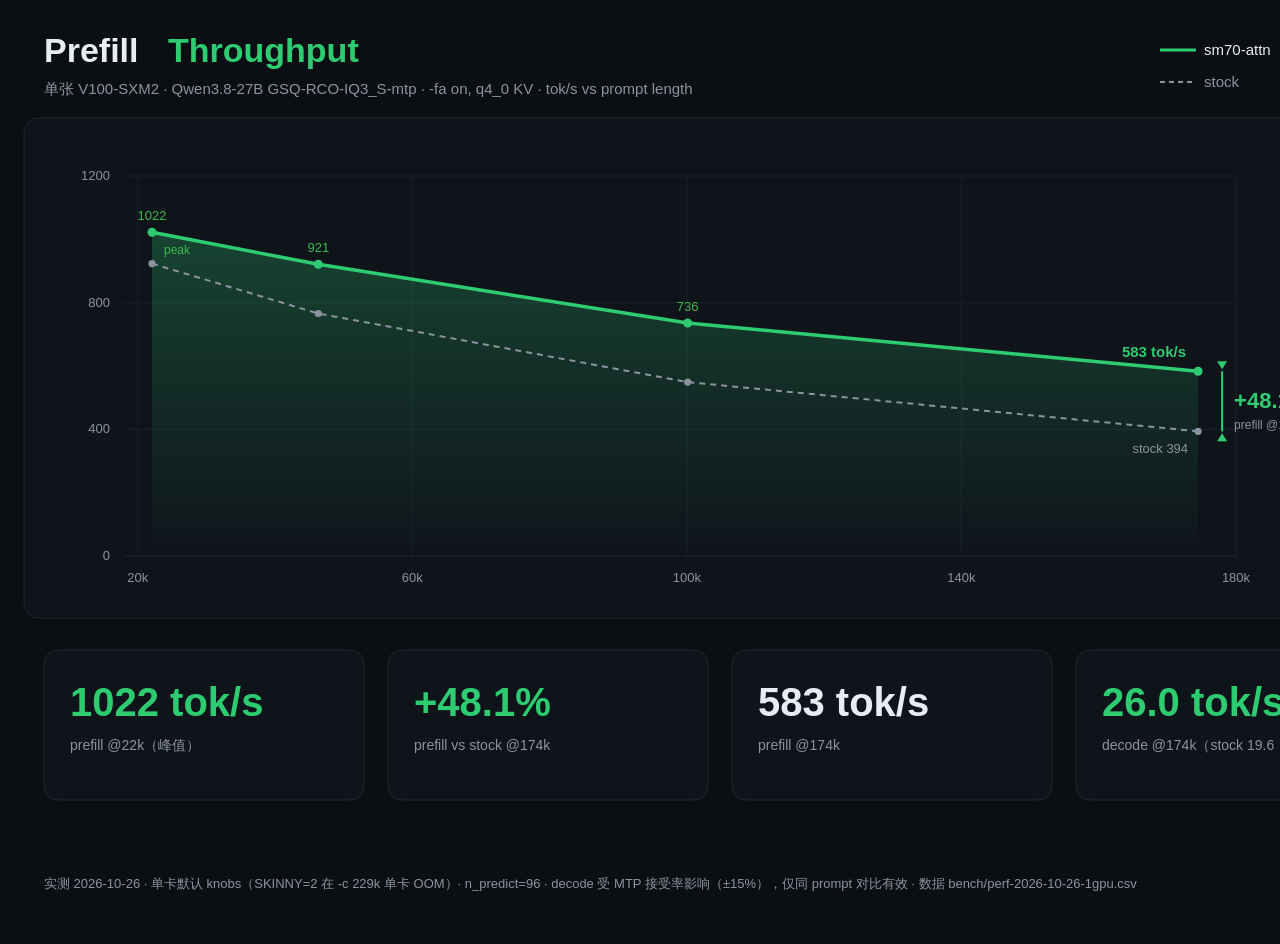
<file: bench/sm70-attn-perf-1gpu.html>
<!doctype html><html><head><meta charset="utf-8"><title>sm70-attn prefill throughput</title><style>html,body{margin:0;padding:0;background:#0b0f14}</style></head><body><svg xmlns="http://www.w3.org/2000/svg" width="1400" height="940" viewBox="0 0 1400 940" font-family="Segoe UI, Roboto, Helvetica Neue, Arial, sans-serif">
<defs>
<linearGradient id="fade" x1="0" y1="0" x2="0" y2="1"><stop offset="0%" stop-color="#2ecc71" stop-opacity="0.26"/><stop offset="100%" stop-color="#2ecc71" stop-opacity="0.0"/></linearGradient>
</defs>
<rect width="1400" height="940" fill="#0b0f14"/>
<text x="44" y="62" font-size="34" font-weight="700" fill="#e6edf3">Prefill</text>
<text x="168" y="62" font-size="34" font-weight="700" fill="#2ecc71">Throughput</text>
<text x="44" y="94" font-size="15" fill="#8b949e">单张 V100-SXM2 · Qwen3.8-27B GSQ-RCO-IQ3_S-mtp · -fa on, q4_0 KV · tok/s vs prompt length</text>
<line x1="1160" y1="50" x2="1196" y2="50" stroke="#2ecc71" stroke-width="3"/>
<text x="1204" y="55" font-size="15" fill="#e6edf3">sm70-attn</text>
<line x1="1160" y1="82" x2="1196" y2="82" stroke="#8b949e" stroke-width="2" stroke-dasharray="5 4"/>
<text x="1204" y="87" font-size="15" fill="#8b949e">stock</text>
<rect x="24" y="118" width="1352" height="500" rx="14" fill="#0f141b" stroke="#1f262e"/>
<line x1="124" y1="556.0" x2="1236" y2="556.0" stroke="#1b222b"/>
<text x="110" y="560.0" font-size="13" fill="#8b949e" text-anchor="end">0</text>
<line x1="124" y1="429.3" x2="1236" y2="429.3" stroke="#1b222b"/>
<text x="110" y="433.3" font-size="13" fill="#8b949e" text-anchor="end">400</text>
<line x1="124" y1="302.7" x2="1236" y2="302.7" stroke="#1b222b"/>
<text x="110" y="306.7" font-size="13" fill="#8b949e" text-anchor="end">800</text>
<line x1="124" y1="176.0" x2="1236" y2="176.0" stroke="#1b222b"/>
<text x="110" y="180.0" font-size="13" fill="#8b949e" text-anchor="end">1200</text>
<line x1="137.7" y1="176" x2="137.7" y2="556" stroke="#1b222b"/>
<text x="137.7" y="582" font-size="13" fill="#8b949e" text-anchor="middle">20k</text>
<line x1="412.3" y1="176" x2="412.3" y2="556" stroke="#1b222b"/>
<text x="412.3" y="582" font-size="13" fill="#8b949e" text-anchor="middle">60k</text>
<line x1="686.9" y1="176" x2="686.9" y2="556" stroke="#1b222b"/>
<text x="686.9" y="582" font-size="13" fill="#8b949e" text-anchor="middle">100k</text>
<line x1="961.4" y1="176" x2="961.4" y2="556" stroke="#1b222b"/>
<text x="961.4" y="582" font-size="13" fill="#8b949e" text-anchor="middle">140k</text>
<line x1="1236.0" y1="176" x2="1236.0" y2="556" stroke="#1b222b"/>
<text x="1236.0" y="582" font-size="13" fill="#8b949e" text-anchor="middle">180k</text>
<polygon points="152.0,556.0 152.0,232.3 318.3,264.3 687.7,323.0 1198.1,371.3 1198.1,556.0" fill="url(#fade)"/>
<polyline points="152.0,232.3 318.3,264.3 687.7,323.0 1198.1,371.3" fill="none" stroke="#2ecc71" stroke-width="3.5" stroke-linejoin="round" stroke-linecap="round"/>
<circle cx="152.0" cy="232.3" r="4.5" fill="#2ecc71"/>
<circle cx="318.3" cy="264.3" r="4.5" fill="#2ecc71"/>
<circle cx="687.7" cy="323.0" r="4.5" fill="#2ecc71"/>
<circle cx="1198.1" cy="371.3" r="4.5" fill="#2ecc71"/>
<polyline points="152.0,263.6 318.3,313.5 687.7,382.1 1198.1,431.3" fill="none" stroke="#8b949e" stroke-width="2" stroke-dasharray="6 5" stroke-linejoin="round"/>
<circle cx="152.0" cy="263.6" r="3.6" fill="#8b949e"/>
<circle cx="318.3" cy="313.5" r="3.6" fill="#8b949e"/>
<circle cx="687.7" cy="382.1" r="3.6" fill="#8b949e"/>
<circle cx="1198.1" cy="431.3" r="3.6" fill="#8b949e"/>
<text x="152.0" y="220.3" font-size="13" fill="#3fb950" text-anchor="middle">1022</text>
<text x="318.3" y="252.3" font-size="13" fill="#3fb950" text-anchor="middle">921</text>
<text x="687.7" y="311.0" font-size="13" fill="#3fb950" text-anchor="middle">736</text>
<line x1="1222.1" y1="371.3" x2="1222.1" y2="431.3" stroke="#2ecc71" stroke-width="2"/>
<path d="M 1222.1 369.3 l -5 -8 l 10 0 z" fill="#2ecc71"/>
<path d="M 1222.1 433.3 l -5 8 l 10 0 z" fill="#2ecc71"/>
<text x="1186.1" y="357.3" font-size="15" font-weight="700" fill="#2ecc71" text-anchor="end">583 tok/s</text>
<text x="1188.1" y="453.3" font-size="13" fill="#8b949e" text-anchor="end">stock 394</text>
<text x="1234.1" y="408.3" font-size="22" font-weight="700" fill="#2ecc71">+48.1%</text>
<text x="1234.1" y="429.3" font-size="12" fill="#8b949e">prefill @174k</text>
<text x="164.0" y="254.3" font-size="12" fill="#3fb950">peak</text>
<rect x="44" y="650" width="320" height="150" rx="14" fill="#0f141b" stroke="#1f262e"/>
<text x="70" y="716" font-size="40" font-weight="700" fill="#2ecc71">1022 tok/s</text>
<text x="70" y="750" font-size="14" fill="#8b949e">prefill @22k（峰值）</text>
<rect x="388" y="650" width="320" height="150" rx="14" fill="#0f141b" stroke="#1f262e"/>
<text x="414" y="716" font-size="40" font-weight="700" fill="#2ecc71">+48.1%</text>
<text x="414" y="750" font-size="14" fill="#8b949e">prefill vs stock @174k</text>
<rect x="732" y="650" width="320" height="150" rx="14" fill="#0f141b" stroke="#1f262e"/>
<text x="758" y="716" font-size="40" font-weight="700" fill="#e6edf3">583 tok/s</text>
<text x="758" y="750" font-size="14" fill="#8b949e">prefill @174k</text>
<rect x="1076" y="650" width="320" height="150" rx="14" fill="#0f141b" stroke="#1f262e"/>
<text x="1102" y="716" font-size="40" font-weight="700" fill="#2ecc71">26.0 tok/s</text>
<text x="1102" y="750" font-size="14" fill="#8b949e">decode @174k（stock 19.6，+32%）</text>
<text x="44" y="888" font-size="13" fill="#8b949e">实测 2026-10-26 · 单卡默认 knobs（SKINNY=2 在 -c 229k 单卡 OOM）· n_predict=96 · decode 受 MTP 接受率影响（±15%），仅同 prompt 对比有效 · 数据 bench/perf-2026-10-26-1gpu.csv</text>
</svg></body></html>
</file>
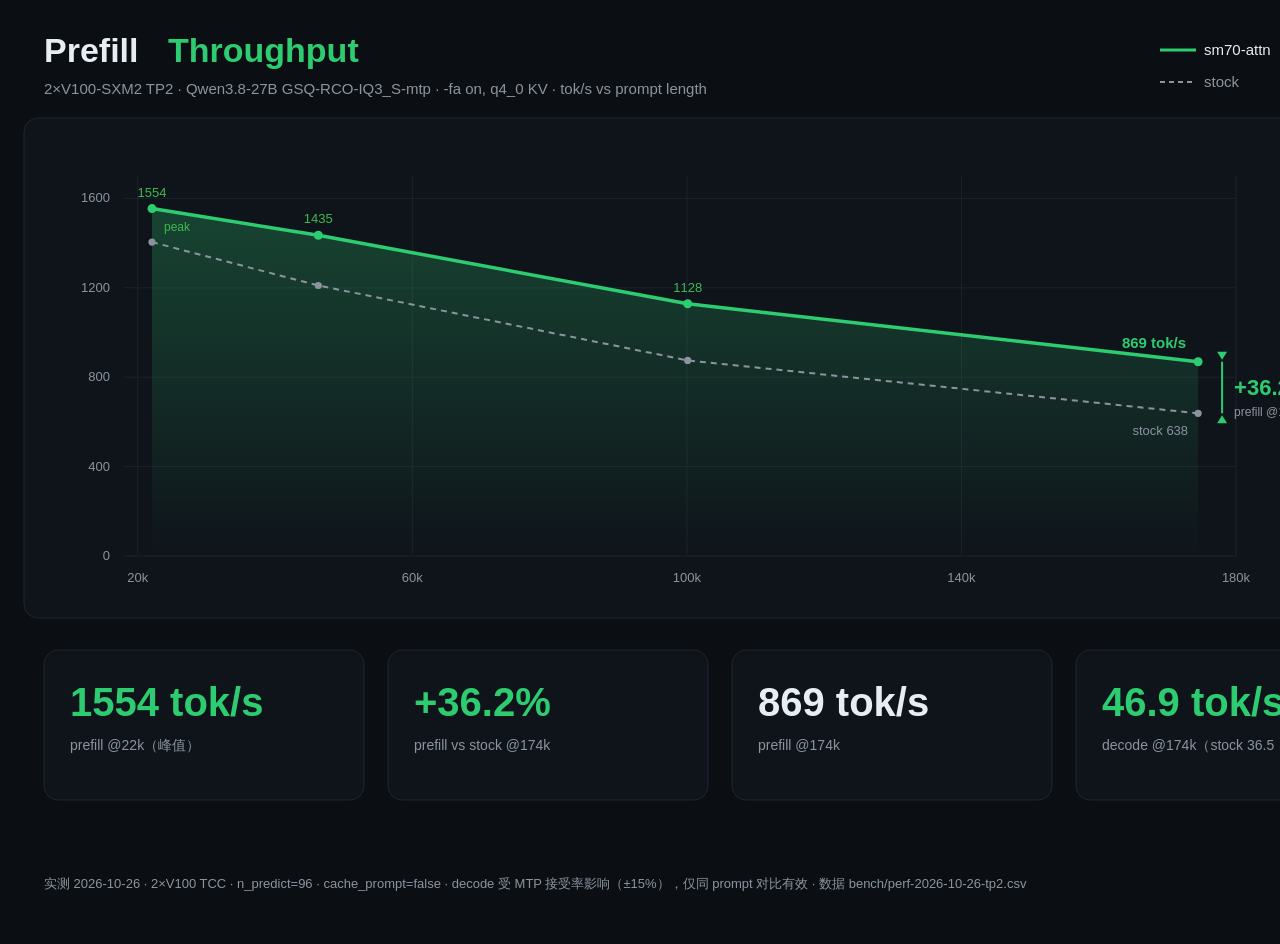
<file: bench/sm70-attn-perf.html>
<!doctype html><html><head><meta charset="utf-8"><title>sm70-attn prefill throughput</title><style>html,body{margin:0;padding:0;background:#0b0f14}</style></head><body><svg xmlns="http://www.w3.org/2000/svg" width="1400" height="940" viewBox="0 0 1400 940" font-family="Segoe UI, Roboto, Helvetica Neue, Arial, sans-serif">
<defs>
<linearGradient id="fade" x1="0" y1="0" x2="0" y2="1"><stop offset="0%" stop-color="#2ecc71" stop-opacity="0.26"/><stop offset="100%" stop-color="#2ecc71" stop-opacity="0.0"/></linearGradient>
</defs>
<rect width="1400" height="940" fill="#0b0f14"/>
<text x="44" y="62" font-size="34" font-weight="700" fill="#e6edf3">Prefill</text>
<text x="168" y="62" font-size="34" font-weight="700" fill="#2ecc71">Throughput</text>
<text x="44" y="94" font-size="15" fill="#8b949e">2×V100-SXM2 TP2 · Qwen3.8-27B GSQ-RCO-IQ3_S-mtp · -fa on, q4_0 KV · tok/s vs prompt length</text>
<line x1="1160" y1="50" x2="1196" y2="50" stroke="#2ecc71" stroke-width="3"/>
<text x="1204" y="55" font-size="15" fill="#e6edf3">sm70-attn</text>
<line x1="1160" y1="82" x2="1196" y2="82" stroke="#8b949e" stroke-width="2" stroke-dasharray="5 4"/>
<text x="1204" y="87" font-size="15" fill="#8b949e">stock</text>
<rect x="24" y="118" width="1352" height="500" rx="14" fill="#0f141b" stroke="#1f262e"/>
<line x1="124" y1="556.0" x2="1236" y2="556.0" stroke="#1b222b"/>
<text x="110" y="560.0" font-size="13" fill="#8b949e" text-anchor="end">0</text>
<line x1="124" y1="466.6" x2="1236" y2="466.6" stroke="#1b222b"/>
<text x="110" y="470.6" font-size="13" fill="#8b949e" text-anchor="end">400</text>
<line x1="124" y1="377.2" x2="1236" y2="377.2" stroke="#1b222b"/>
<text x="110" y="381.2" font-size="13" fill="#8b949e" text-anchor="end">800</text>
<line x1="124" y1="287.8" x2="1236" y2="287.8" stroke="#1b222b"/>
<text x="110" y="291.8" font-size="13" fill="#8b949e" text-anchor="end">1200</text>
<line x1="124" y1="198.4" x2="1236" y2="198.4" stroke="#1b222b"/>
<text x="110" y="202.4" font-size="13" fill="#8b949e" text-anchor="end">1600</text>
<line x1="137.7" y1="176" x2="137.7" y2="556" stroke="#1b222b"/>
<text x="137.7" y="582" font-size="13" fill="#8b949e" text-anchor="middle">20k</text>
<line x1="412.3" y1="176" x2="412.3" y2="556" stroke="#1b222b"/>
<text x="412.3" y="582" font-size="13" fill="#8b949e" text-anchor="middle">60k</text>
<line x1="686.9" y1="176" x2="686.9" y2="556" stroke="#1b222b"/>
<text x="686.9" y="582" font-size="13" fill="#8b949e" text-anchor="middle">100k</text>
<line x1="961.4" y1="176" x2="961.4" y2="556" stroke="#1b222b"/>
<text x="961.4" y="582" font-size="13" fill="#8b949e" text-anchor="middle">140k</text>
<line x1="1236.0" y1="176" x2="1236.0" y2="556" stroke="#1b222b"/>
<text x="1236.0" y="582" font-size="13" fill="#8b949e" text-anchor="middle">180k</text>
<polygon points="152.0,556.0 152.0,208.6 318.3,235.2 687.7,303.8 1198.1,361.7 1198.1,556.0" fill="url(#fade)"/>
<polyline points="152.0,208.6 318.3,235.2 687.7,303.8 1198.1,361.7" fill="none" stroke="#2ecc71" stroke-width="3.5" stroke-linejoin="round" stroke-linecap="round"/>
<circle cx="152.0" cy="208.6" r="4.5" fill="#2ecc71"/>
<circle cx="318.3" cy="235.2" r="4.5" fill="#2ecc71"/>
<circle cx="687.7" cy="303.8" r="4.5" fill="#2ecc71"/>
<circle cx="1198.1" cy="361.7" r="4.5" fill="#2ecc71"/>
<polyline points="152.0,242.1 318.3,285.5 687.7,360.4 1198.1,413.3" fill="none" stroke="#8b949e" stroke-width="2" stroke-dasharray="6 5" stroke-linejoin="round"/>
<circle cx="152.0" cy="242.1" r="3.6" fill="#8b949e"/>
<circle cx="318.3" cy="285.5" r="3.6" fill="#8b949e"/>
<circle cx="687.7" cy="360.4" r="3.6" fill="#8b949e"/>
<circle cx="1198.1" cy="413.3" r="3.6" fill="#8b949e"/>
<text x="152.0" y="196.6" font-size="13" fill="#3fb950" text-anchor="middle">1554</text>
<text x="318.3" y="223.2" font-size="13" fill="#3fb950" text-anchor="middle">1435</text>
<text x="687.7" y="291.8" font-size="13" fill="#3fb950" text-anchor="middle">1128</text>
<line x1="1222.1" y1="361.7" x2="1222.1" y2="413.3" stroke="#2ecc71" stroke-width="2"/>
<path d="M 1222.1 359.7 l -5 -8 l 10 0 z" fill="#2ecc71"/>
<path d="M 1222.1 415.3 l -5 8 l 10 0 z" fill="#2ecc71"/>
<text x="1186.1" y="347.7" font-size="15" font-weight="700" fill="#2ecc71" text-anchor="end">869 tok/s</text>
<text x="1188.1" y="435.3" font-size="13" fill="#8b949e" text-anchor="end">stock 638</text>
<text x="1234.1" y="394.5" font-size="22" font-weight="700" fill="#2ecc71">+36.2%</text>
<text x="1234.1" y="415.5" font-size="12" fill="#8b949e">prefill @174k</text>
<text x="164.0" y="230.6" font-size="12" fill="#3fb950">peak</text>
<rect x="44" y="650" width="320" height="150" rx="14" fill="#0f141b" stroke="#1f262e"/>
<text x="70" y="716" font-size="40" font-weight="700" fill="#2ecc71">1554 tok/s</text>
<text x="70" y="750" font-size="14" fill="#8b949e">prefill @22k（峰值）</text>
<rect x="388" y="650" width="320" height="150" rx="14" fill="#0f141b" stroke="#1f262e"/>
<text x="414" y="716" font-size="40" font-weight="700" fill="#2ecc71">+36.2%</text>
<text x="414" y="750" font-size="14" fill="#8b949e">prefill vs stock @174k</text>
<rect x="732" y="650" width="320" height="150" rx="14" fill="#0f141b" stroke="#1f262e"/>
<text x="758" y="716" font-size="40" font-weight="700" fill="#e6edf3">869 tok/s</text>
<text x="758" y="750" font-size="14" fill="#8b949e">prefill @174k</text>
<rect x="1076" y="650" width="320" height="150" rx="14" fill="#0f141b" stroke="#1f262e"/>
<text x="1102" y="716" font-size="40" font-weight="700" fill="#2ecc71">46.9 tok/s</text>
<text x="1102" y="750" font-size="14" fill="#8b949e">decode @174k（stock 36.5，+28%）</text>
<text x="44" y="888" font-size="13" fill="#8b949e">实测 2026-10-26 · 2×V100 TCC · n_predict=96 · cache_prompt=false · decode 受 MTP 接受率影响（±15%），仅同 prompt 对比有效 · 数据 bench/perf-2026-10-26-tp2.csv</text>
</svg></body></html>
</file>
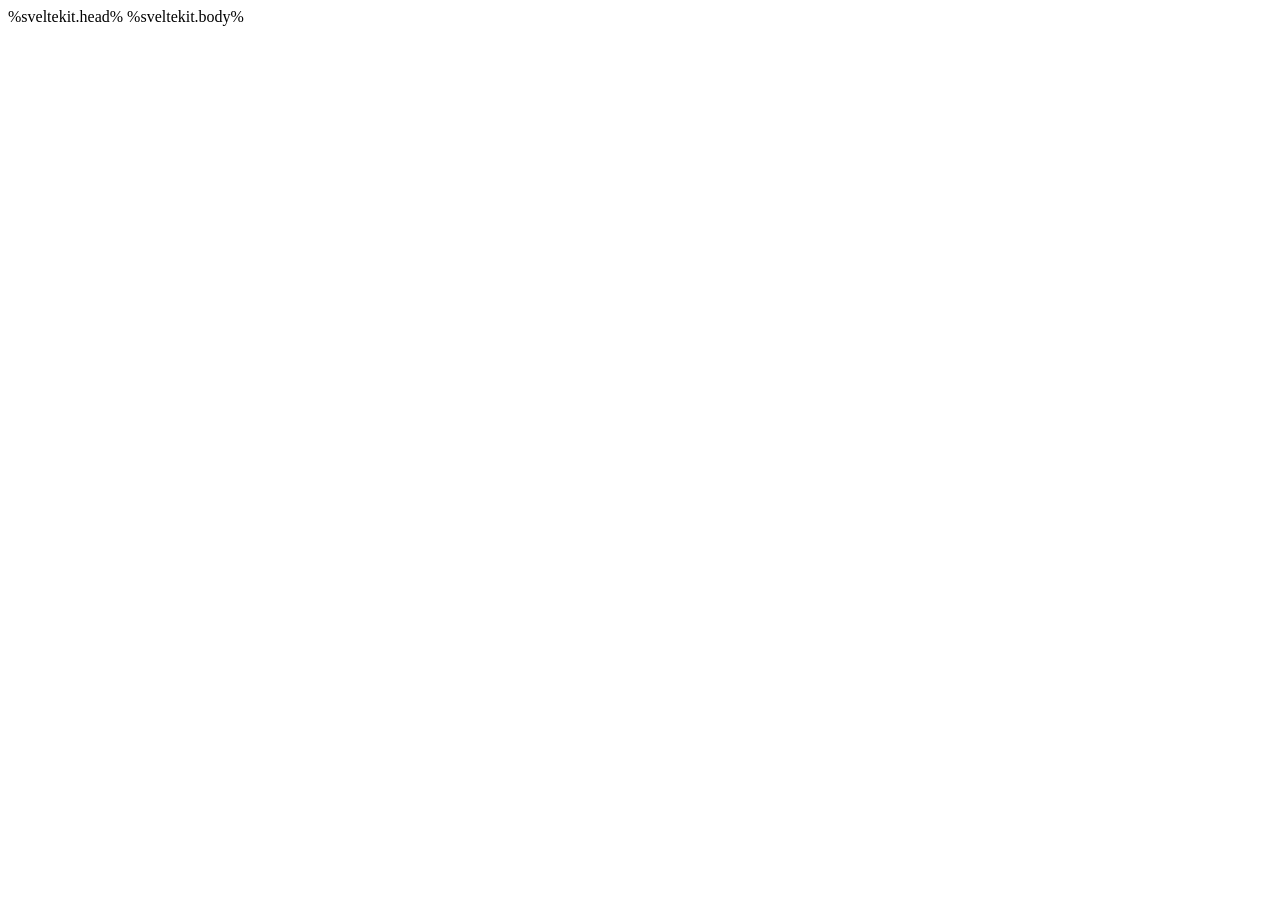
<file: ui/apps/chat/src/app.html>
<!doctype html>
<html lang="en">
	<head>
		<meta charset="utf-8" />

		<link rel="icon" href="favicon.ico" sizes="48x48" />
		<link rel="icon" href="favicon.svg" sizes="any" type="image/svg+xml" />

		<link rel="apple-touch-icon" href="apple-touch-icon-180x180.png" />

		<link rel="manifest" href="./manifest.webmanifest" />

		<meta
			name="viewport"
			content="width=device-width, initial-scale=1, viewport-fit=cover, interactive-widget=resizes-content"
		/>
		%sveltekit.head%
	</head>

	<body data-sveltekit-preload-data="hover">
		<div style="display: contents">%sveltekit.body%</div>
	</body>
</html>
</file>
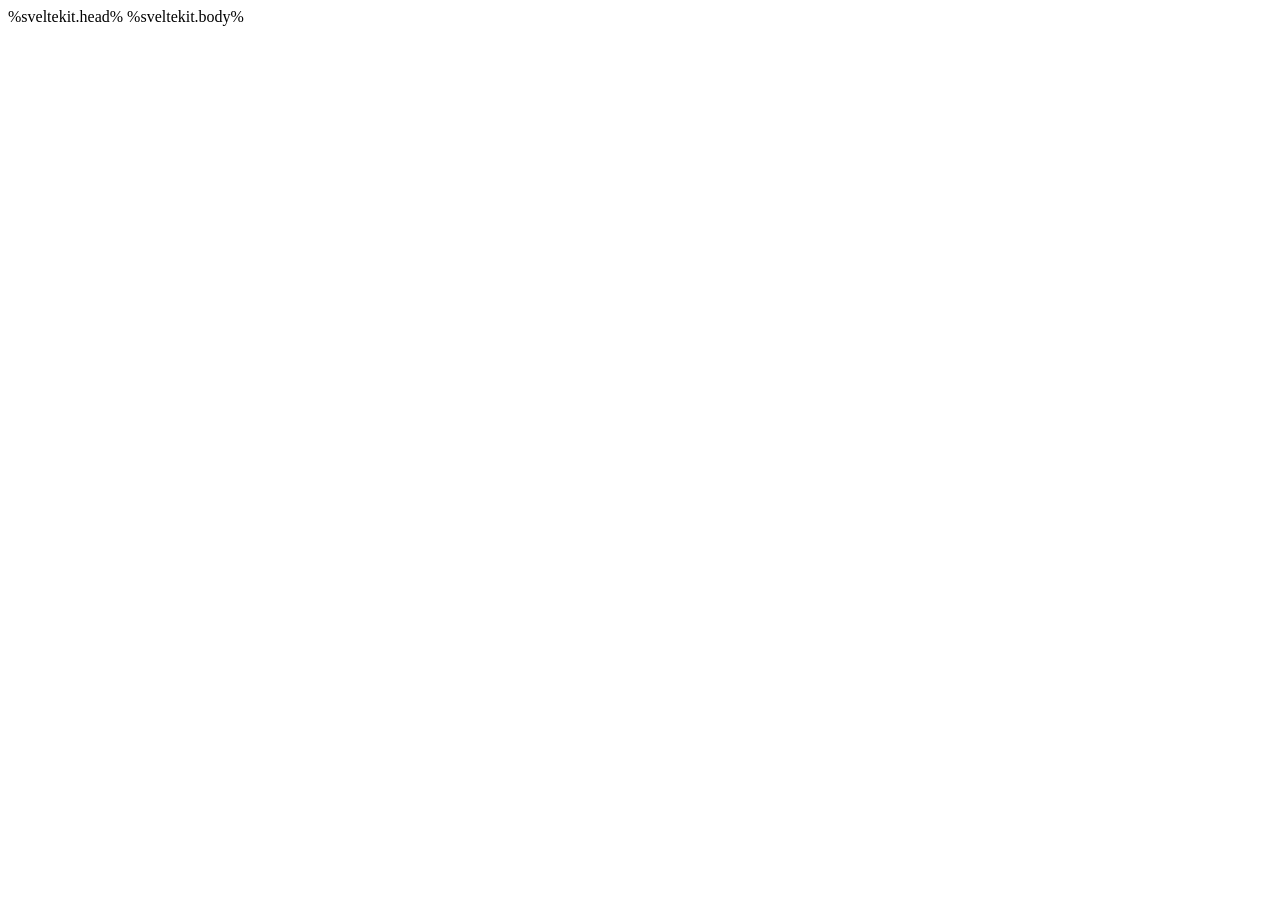
<file: ui/lib/ui/src/app.html>
<!doctype html>
<html lang="en">
  <head>
    <meta charset="utf-8" />
    <link rel="icon" href="%sveltekit.assets%/favicon.svg" />
    <meta name="viewport" content="width=device-width, initial-scale=1" />
    <meta name="text-scale" content="scale" />
    %sveltekit.head%
  </head>
  <body data-sveltekit-preload-data="hover">
    <div style="display: contents">%sveltekit.body%</div>
  </body>
</html>
</file>
